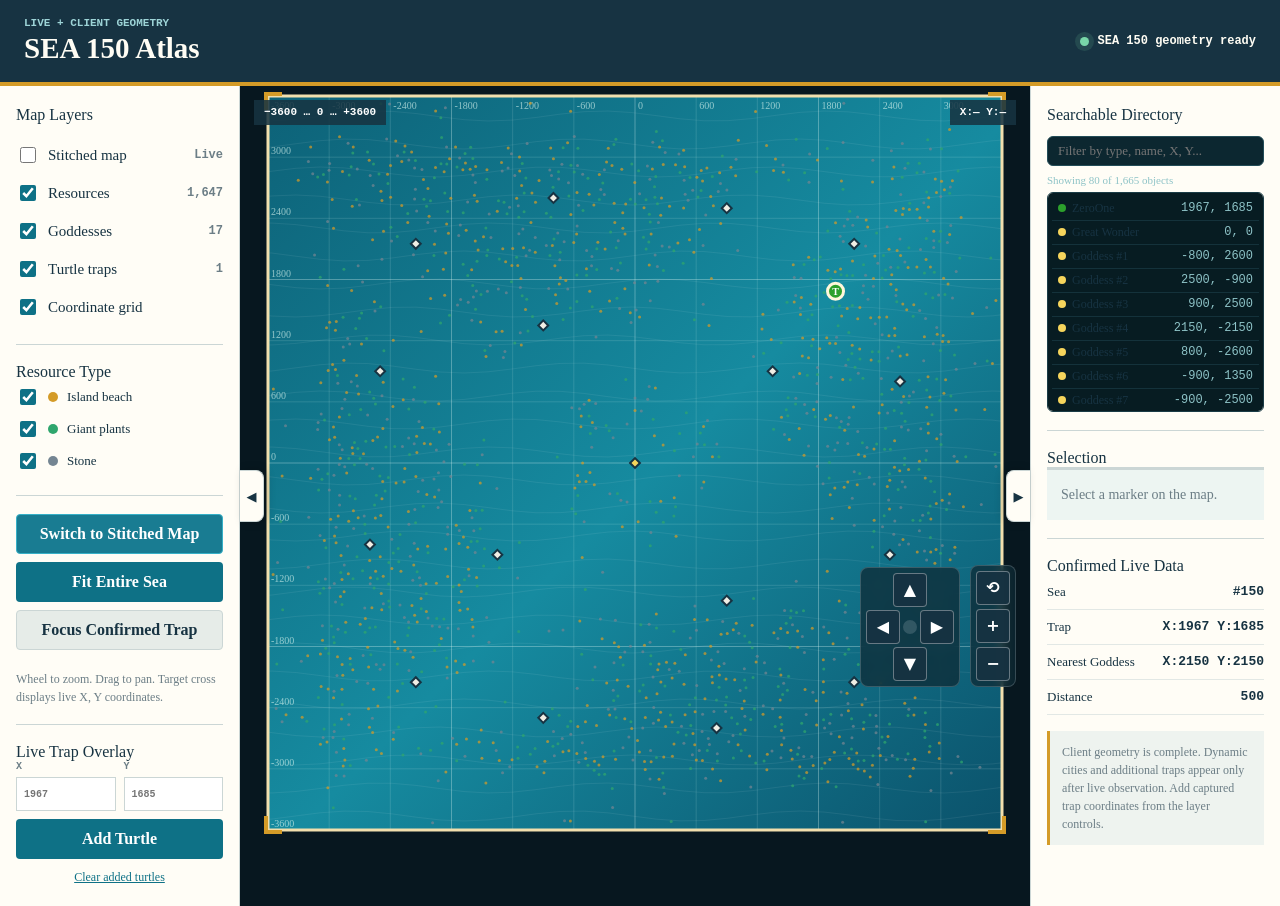
<file: index.html>
<!DOCTYPE html>
<html lang="en">
<head>
  <meta charset="utf-8">
  <title>SEA 150 Atlas</title>
  <meta http-equiv="refresh" content="0; url=sea150-viewer/">
  <script>
    window.location.replace("sea150-viewer/");
  </script>
</head>
<body>
  <p>Redirecting to <a href="sea150-viewer/">SEA 150 Atlas</a>...</p>
</body>
</html>
</file>
<file: sea150-viewer/styles.css>
:root {
  --ink: #173342;
  --muted: #6c7e86;
  --paper: #f2efe5;
  --panel: #fffdf6;
  --line: #cbd6d5;
  --sea: #0e7186;
  --coral: #e75c45;
  --gold: #d49b27;
  --green: #2fa66d;
  --stone: #748592;
}

* { box-sizing: border-box; }
html, body { height: 100%; margin: 0; }
body {
  color: var(--ink);
  background: #dfe8e5;
  font-family: Georgia, "Times New Roman", serif;
}
button, input { font: inherit; }

.shell { min-height: 100%; display: flex; flex-direction: column; }
.topbar {
  min-height: 86px;
  padding: 14px 24px;
  display: flex;
  align-items: center;
  justify-content: space-between;
  color: #fffdf4;
  background: #173342;
  border-bottom: 4px solid var(--gold);
}
.eyebrow { margin: 0 0 2px; color: #9dd4d7; font: 700 11px/1.2 Consolas, monospace; }
h1 { margin: 0; font-size: 29px; letter-spacing: 0; }
.status { display: flex; align-items: center; gap: 9px; font: 700 12px/1 Consolas, monospace; }
.pulse { width: 9px; height: 9px; border-radius: 50%; background: #78d7a8; box-shadow: 0 0 0 5px #78d7a822; }

.workspace {
  flex: 1;
  min-height: 0;
  display: grid;
  grid-template-columns: 240px minmax(0, 1fr) 250px;
  transition: grid-template-columns 0.28s cubic-bezier(0.4, 0, 0.2, 1);
  position: relative;
}
.workspace.controls-collapsed {
  grid-template-columns: 0px minmax(0, 1fr) 250px;
}
.workspace.inspector-collapsed {
  grid-template-columns: 240px minmax(0, 1fr) 0px;
}
.workspace.controls-collapsed.inspector-collapsed {
  grid-template-columns: 0px minmax(0, 1fr) 0px;
}

/* Sidebar Wrapper & Protruding Tab */
.sidebar-wrapper {
  position: relative;
  display: flex;
  height: 100%;
  min-width: 0;
  z-index: 15;
}
.sidebar-wrapper.right-wrapper {
  justify-content: flex-end;
}
.panel { padding: 20px 16px; background: var(--panel); overflow: auto; transition: opacity 0.2s, transform 0.2s; }
.controls {
  width: 240px;
  min-width: 240px;
  height: 100%;
  border-right: 1px solid var(--line);
  box-sizing: border-box;
}
.inspector {
  width: 250px;
  min-width: 250px;
  height: 100%;
  border-left: 1px solid var(--line);
  box-sizing: border-box;
}
.workspace.controls-collapsed .controls {
  display: none;
}
.workspace.inspector-collapsed .inspector {
  display: none;
}

.panel-header { display: flex; align-items: center; justify-content: space-between; margin-bottom: 12px; }
.panel-header .panel-title { margin-bottom: 0; }

/* The Protruding Center-Right Edge Tab Button (Left Sidebar) */
.sidebar-edge-tab {
  position: absolute;
  top: 50%;
  right: -24px;
  transform: translateY(-50%);
  width: 24px;
  height: 52px;
  background: #fffdf6;
  color: var(--ink);
  border: 1px solid var(--line);
  border-left: none;
  border-radius: 0 8px 8px 0;
  cursor: pointer;
  display: flex;
  align-items: center;
  justify-content: center;
  font: 700 13px/1 Consolas, system-ui, sans-serif;
  box-shadow: 3px 0 10px rgba(0, 0, 0, 0.18);
  z-index: 30;
  transition: background 0.18s, color 0.18s, border-color 0.18s, transform 0.18s;
  padding: 0;
}
.sidebar-edge-tab:hover {
  background: var(--gold);
  color: #173342;
  border-color: var(--gold);
}
.sidebar-edge-tab:active {
  background: #c28b1e;
}
.workspace.controls-collapsed .sidebar-edge-tab {
  right: -24px;
  background: #173342f0;
  color: #f1dfad;
  border: 1px solid var(--gold);
  border-left: none;
  box-shadow: 3px 0 14px rgba(0, 0, 0, 0.45);
}
.workspace.controls-collapsed .sidebar-edge-tab:hover {
  background: var(--gold);
  color: #173342;
}

/* The Protruding Center-Left Edge Tab Button (Right Inspector Sidebar) */
.inspector-edge-tab {
  right: auto;
  left: -24px;
  border: 1px solid var(--line);
  border-right: none;
  border-radius: 8px 0 0 8px;
  box-shadow: -3px 0 10px rgba(0, 0, 0, 0.18);
}
.workspace.inspector-collapsed .inspector-edge-tab {
  left: -24px;
  background: #173342f0;
  color: #f1dfad;
  border: 1px solid var(--gold);
  border-right: none;
  box-shadow: -3px 0 14px rgba(0, 0, 0, 0.45);
}
.workspace.inspector-collapsed .inspector-edge-tab:hover {
  background: var(--gold);
  color: #173342;
}
.toggle { min-height: 38px; display: flex; align-items: center; gap: 9px; font-size: 15px; }
.toggle input { accent-color: var(--sea); width: 16px; height: 16px; }
.toggle span { flex: 1; }
.toggle b { font: 700 12px/1 Consolas, monospace; color: var(--muted); }
.toggle.compact { min-height: 32px; font-size: 13px; }
.swatch { width: 10px; height: 10px; border-radius: 50%; }
.swatch.island { background: var(--gold); }
.swatch.plant { background: var(--green); }
.swatch.stone { background: var(--stone); }
.divider { height: 1px; margin: 18px 0; background: var(--line); }
.command { width: 100%; min-height: 40px; margin-bottom: 8px; border: 0; color: white; background: var(--sea); cursor: pointer; border-radius: 4px; font-weight: 600; }
.command.mode-toggle { background: #197c92; border: 1px solid #36b0c7; transition: all 0.2s ease; }
.command.mode-toggle:hover { background: #1d95b0; }
.command.mode-toggle.active { background: #d49b27; color: #173342; border-color: #ffd700; font-weight: 700; }
.command.secondary { color: var(--ink); background: #e6ece8; border: 1px solid var(--line); }
.text-command { width: 100%; border: 0; color: var(--sea); background: transparent; font-size: 12px; text-decoration: underline; cursor: pointer; }
.coordinate-entry { display: grid; grid-template-columns: 1fr 1fr; gap: 8px; margin-bottom: 8px; }
.coordinate-entry label { color: var(--muted); font: 700 10px/1.2 Consolas, monospace; }
.coordinate-entry input { width: 100%; height: 34px; margin-top: 4px; padding: 5px 7px; border: 1px solid var(--line); background: white; color: var(--ink); }
.hint, .notice { color: var(--muted); font-size: 12px; line-height: 1.5; }
.notice { margin-top: 16px; padding: 12px; background: #eef3ef; border-left: 3px solid var(--gold); }

.map-frame { position: relative; min-width: 0; min-height: 520px; overflow: hidden; background: #07171f; touch-action: none; }
#mapCanvas { display: block; width: 100%; height: 100%; cursor: crosshair; touch-action: none; user-select: none; -webkit-user-select: none; }
.map-badge, .coords { position: absolute; top: 14px; padding: 7px 10px; color: white; background: #173342dc; font: 700 11px/1 Consolas, monospace; pointer-events: none; z-index: 4; }
.map-badge { left: 14px; }
.coords { right: 14px; }

/* Navigation Cluster: Directional D-pad + Zoom buttons */
.map-nav-cluster {
  position: absolute;
  right: 14px;
  bottom: calc(14px + 25%); /* Shifted up 15% + 10% */
  display: flex;
  align-items: flex-end;
  gap: 10px;
  z-index: 5;
  user-select: none;
  -webkit-user-select: none;
}
.dpad {
  display: flex;
  flex-direction: column;
  align-items: center;
  gap: 3px;
  background: rgba(14, 42, 53, 0.75);
  padding: 5px;
  border-radius: 8px;
  border: 1px solid rgba(255, 255, 255, 0.18);
  backdrop-filter: blur(4px);
}
.dpad-mid {
  display: flex;
  align-items: center;
  gap: 3px;
}
.dpad-dot {
  width: 14px;
  height: 14px;
  border-radius: 50%;
  background: rgba(255, 255, 255, 0.15);
}
.nav-btn, .zoom-controls button {
  width: 34px;
  height: 34px;
  border: 1px solid rgba(255, 255, 255, 0.35);
  color: white;
  background: #173342ea;
  font: 700 16px/1 Consolas, system-ui, sans-serif;
  cursor: pointer;
  border-radius: 4px;
  display: flex;
  align-items: center;
  justify-content: center;
  transition: background 0.15s, border-color 0.15s;
}
.nav-btn:hover, .zoom-controls button:hover {
  background: #1f4c5e;
  border-color: var(--gold);
}
.nav-btn:active, .zoom-controls button:active {
  background: #d49b27;
  color: #173342;
}
.zoom-controls {
  display: grid;
  gap: 4px;
  background: rgba(14, 42, 53, 0.75);
  padding: 5px;
  border-radius: 8px;
  border: 1px solid rgba(255, 255, 255, 0.18);
  backdrop-filter: blur(4px);
}

.selection { padding: 14px; background: #edf5f2; border-top: 3px solid var(--sea); font-size: 14px; line-height: 1.55; }
.selection.empty { color: var(--muted); border-color: var(--line); }
.selection h2 { margin: 0 0 8px; font-size: 19px; }
.selection dl { margin: 0; display: grid; grid-template-columns: 1fr auto; gap: 5px 10px; }
.selection dt { color: var(--muted); }
.selection dd { margin: 0; font-family: Consolas, monospace; }
.fact { display: flex; justify-content: space-between; gap: 10px; padding: 9px 0; border-bottom: 1px solid #e2e8e5; font-size: 13px; }
.fact strong { font-family: Consolas, monospace; text-align: right; }

/* Password Modal */
.modal-backdrop {
  position: fixed;
  top: 0; left: 0; right: 0; bottom: 0;
  background: rgba(14, 42, 53, 0.78);
  backdrop-filter: blur(4px);
  z-index: 1000;
  display: flex;
  align-items: center;
  justify-content: center;
}
.modal-card {
  width: 90%;
  max-width: 380px;
  background: #fffdf6;
  border-radius: 8px;
  border: 2px solid var(--gold);
  box-shadow: 0 12px 40px rgba(0,0,0,0.5);
  padding: 22px 20px;
  color: var(--ink);
}
.modal-header {
  display: flex;
  align-items: center;
  justify-content: space-between;
  border-bottom: 1px solid var(--line);
  padding-bottom: 10px;
  margin-bottom: 14px;
}
.modal-header h3 {
  margin: 0;
  font-size: 17px;
  color: var(--ink);
}
.close-btn {
  background: transparent;
  border: 0;
  font-size: 22px;
  cursor: pointer;
  color: var(--muted);
  line-height: 1;
}
.modal-desc {
  font-size: 13px;
  color: var(--muted);
  line-height: 1.45;
  margin: 0 0 14px;
}
#passwordInput {
  width: 100%;
  padding: 10px 12px;
  border: 1px solid var(--line);
  border-radius: 4px;
  background: white;
  color: var(--ink);
  font-size: 14px;
  box-sizing: border-box;
}
#passwordInput:focus {
  outline: 2px solid var(--sea);
}
.modal-error {
  color: #c92a2a;
  font-size: 12px;
  font-family: Consolas, monospace;
  margin-top: 8px;
  font-weight: 600;
}
.modal-actions {
  display: grid;
  grid-template-columns: 1fr 1fr;
  gap: 10px;
  margin-top: 18px;
}
.modal-actions .command {
  margin-bottom: 0;
}

@media (max-width: 900px) {
  .workspace { grid-template-columns: 220px minmax(0, 1fr) 250px; }
  .workspace.controls-collapsed { grid-template-columns: 0px minmax(0, 1fr) 250px; }
  .workspace.inspector-collapsed { grid-template-columns: 220px minmax(0, 1fr) 0px; }
  .workspace.controls-collapsed.inspector-collapsed { grid-template-columns: 0px minmax(0, 1fr) 0px; }
  .controls { width: 220px; min-width: 220px; }
  .inspector { width: 240px; min-width: 240px; }
}

@media (max-width: 640px) {
  .topbar { min-height: 58px; padding: 8px 12px; }
  h1 { font-size: 18px; }
  .eyebrow { font-size: 9px; }
  .status { font-size: 10px; }
  .workspace { display: block; position: relative; }
  .sidebar-wrapper {
    position: absolute;
    z-index: 25;
    left: 0;
    top: 0;
    height: 100%;
    transition: transform 0.28s cubic-bezier(0.4, 0, 0.2, 1);
  }
  .sidebar-wrapper.right-wrapper {
    left: auto;
    right: 0;
  }
  .controls {
    position: relative;
    left: 0;
    top: 0;
    width: 250px;
    min-width: 250px;
    height: 100%;
    max-height: 100%;
    padding: 16px;
    border-right: 2px solid var(--gold);
    border-radius: 0;
    background: #fffdf8;
    box-shadow: 4px 0 25px rgba(0,0,0,0.6);
  }
  .inspector {
    position: relative;
    right: 0;
    top: 0;
    width: 260px;
    min-width: 260px;
    height: 100%;
    max-height: 100%;
    padding: 16px;
    border-left: 2px solid var(--gold);
    border-radius: 0;
    background: #fffdf8;
    box-shadow: -4px 0 25px rgba(0,0,0,0.6);
  }
  .workspace.controls-collapsed .sidebar-wrapper:not(.right-wrapper) {
    transform: translateX(-250px);
  }
  .workspace.inspector-collapsed .right-wrapper {
    transform: translateX(260px);
  }
  .workspace.controls-collapsed .controls {
    display: block;
  }
  .workspace.inspector-collapsed .inspector {
    display: block;
  }
  .sidebar-edge-tab {
    right: -26px;
    width: 26px;
    height: 56px;
    border: 2px solid var(--gold);
    border-left: none;
    background: #173342f5;
    color: #f1dfad;
  }
  .inspector-edge-tab {
    right: auto;
    left: -26px;
    border: 2px solid var(--gold);
    border-right: none;
    border-left: none;
    background: #173342f5;
    color: #f1dfad;
  }
  .map-frame { height: calc(100vh - 58px); min-height: 0; width: 100%; }
  .toggle { min-height: 31px; font-size: 12px; }
  .divider { margin: 10px 0; }
  .hint { display: none; }
  .map-nav-cluster { right: 8px; bottom: calc(8px + 25%); gap: 6px; }
  .dpad, .zoom-controls { padding: 3px; }
  .nav-btn, .zoom-controls button { width: 30px; height: 30px; font-size: 13px; }
}
</file>
